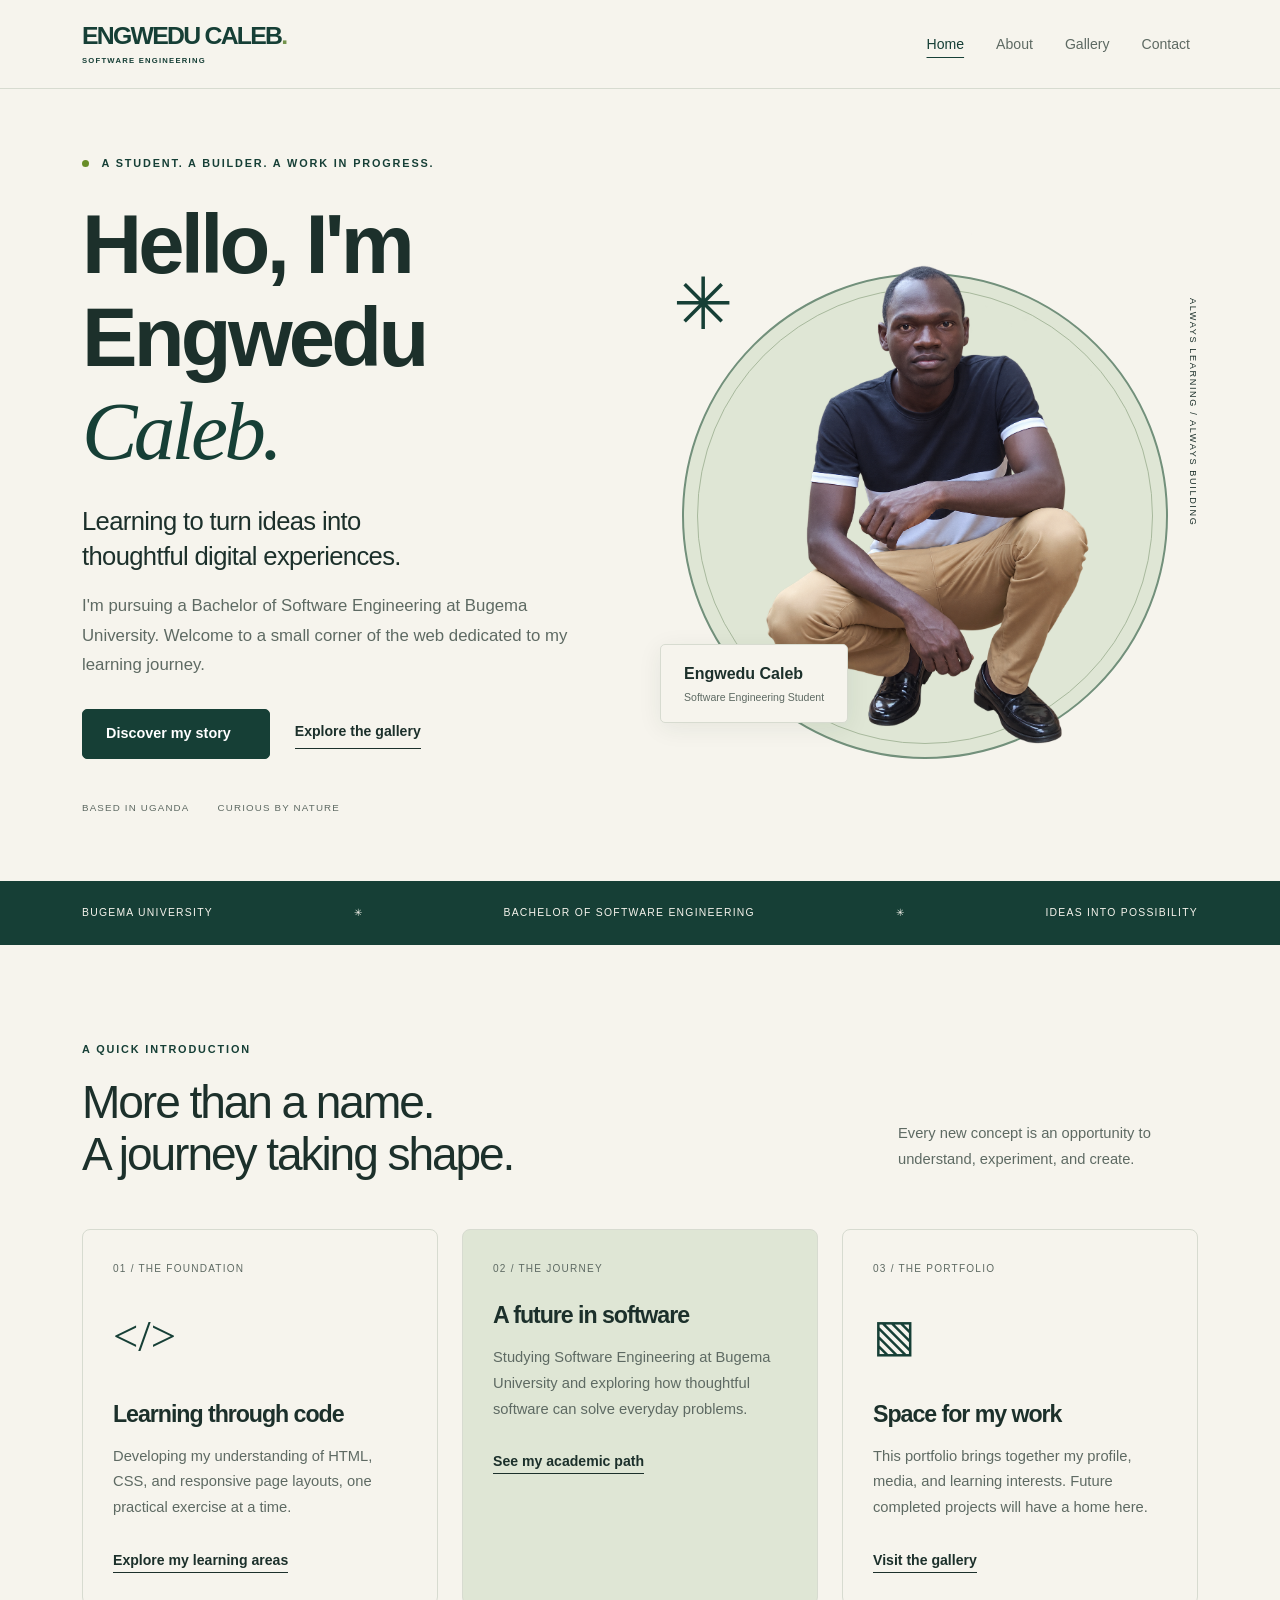
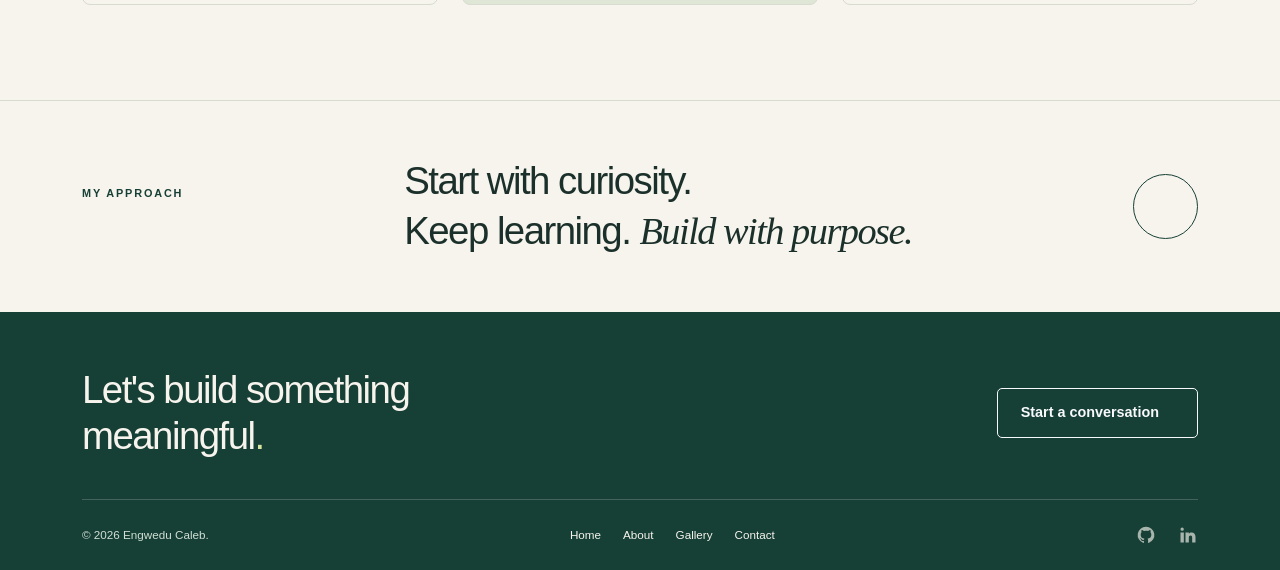
<file: index.html>
<!DOCTYPE html>
<html lang="en">
<head>
    <meta charset="UTF-8">
    <meta name="viewport" content="width=device-width, initial-scale=1.0">
    <meta name="description" content="Engwedu Caleb, Bachelor of Software Engineering student at Bugema University. Explore my learning journey, interests, and portfolio.">
    <meta name="theme-color" content="#163f36">
    <title>Home | Engwedu Caleb</title>
    <link rel="icon" href="assets/images/favicon.svg" type="image/svg+xml">
    <link rel="stylesheet" href="assets/vendor/bootstrap.min.css">
    <link rel="stylesheet" href="assets/css/style.css">
    <script src="assets/vendor/bootstrap.bundle.min.js" defer></script>
    <script src="assets/js/main.js" defer></script>
</head>
<body>
    <a class="skip-link" href="#main">Skip to main content</a>
    <header class="site-header sticky-top">
        <nav class="navbar navbar-expand-md" aria-label="Main navigation">
            <div class="container">
                <a class="navbar-brand" href="index.html">ENGWEDU CALEB<span class="brand-dot">.</span><span class="brand-sub">SOFTWARE ENGINEERING</span></a>
                <button class="navbar-toggler" type="button" data-bs-toggle="collapse" data-bs-target="#navigation" aria-controls="navigation" aria-expanded="false" aria-label="Toggle navigation">
                    <span class="navbar-toggler-icon"></span>
                </button>
                <div class="collapse navbar-collapse" id="navigation">
                    <ul class="navbar-nav ms-auto align-items-md-center gap-md-3">
                    <li class="nav-item">
                        <a class="nav-link active" href="index.html" aria-current="page">Home</a>
                    </li>
                    <li class="nav-item">
                        <a class="nav-link " href="about.html">About</a>
                    </li>
                    <li class="nav-item">
                        <a class="nav-link " href="gallery.html">Gallery</a>
                    </li>
                    <li class="nav-item">
                        <a class="nav-link " href="contact.html">Contact</a>
                    </li>
                    </ul>
                </div>
            </div>
        </nav>
    </header>
    <main id="main">
        <section class="hero section-space">
            <div class="container">
                <div class="row align-items-center gy-5">
                    <div class="col-lg-6 hero-copy">
                        <p class="eyebrow"><span class="status-dot"></span> A STUDENT. A BUILDER. A WORK IN PROGRESS.</p>
                        <h1>Hello, I'm<br>Engwedu <span class="serif-word">Caleb.</span></h1>
                        <p class="hero-intro">Learning to turn ideas into<br class="d-none d-md-block"> thoughtful digital experiences.</p>
                        <p class="lead-copy">I'm pursuing a Bachelor of Software Engineering at Bugema University. Welcome to a small corner of the web dedicated to my learning journey.</p>
                        <div class="button-group">
                            <a class="btn btn-primary" href="about.html">Discover my story <span aria-hidden="true"></span></a>
                            <a class="text-link" href="gallery.html">Explore the gallery <span aria-hidden="true"></span></a>
                        </div>
                        <div class="hero-meta">
                            <span>BASED IN UGANDA</span>
                            <span>CURIOUS BY NATURE</span>
                        </div>
                    </div>
                    <div class="col-lg-6">
                        <!-- The circle is behind the transparent photo. The photo is not clipped at the top. -->
                        <div class="portrait-stage">
                            <div class="portrait-circle" aria-hidden="true"></div>
                            <span class="portrait-small-text" aria-hidden="true">ALWAYS LEARNING / ALWAYS BUILDING</span>
                            <img class="hero-portrait" src="assets/images/caleb.png" alt="Engwedu Caleb seated, wearing a navy shirt and beige trousers" width="990" height="1561" fetchpriority="high">
                            <span class="portrait-label">Engwedu Caleb <span>Software Engineering Student</span></span>
                            <span class="portrait-spark" aria-hidden="true">✳</span>
                        </div>
                    </div>
                </div>
            </div>
        </section>
        <div class="identity-strip">
            <div class="container strip-content">
                <span>BUGEMA UNIVERSITY</span>
                <span aria-hidden="true">✳</span>
                <span>BACHELOR OF SOFTWARE ENGINEERING</span>
                <span aria-hidden="true">✳</span>
                <span>IDEAS INTO POSSIBILITY</span>
            </div>
        </div>
        <section class="section-space">
            <div class="container">
                <div class="section-heading">
                    <div>
                        <p class="eyebrow">A QUICK INTRODUCTION</p>
                        <h2>More than a name.<br>A journey taking shape.</h2>
                    </div>
                    <p>Every new concept is an opportunity to understand, experiment, and create.</p>
                </div>
                <div class="row g-4">
                    <div class="col-md-4">
                        <article class="feature-card">
                            <span class="card-number">01 / THE FOUNDATION</span>
                            <span class="feature-symbol" aria-hidden="true">&lt;/&gt;</span>
                            <h3>Learning through code</h3>
                            <p>Developing my understanding of HTML, CSS, and responsive page layouts, one practical exercise at a time.</p>
                            <a class="text-link" href="about.html#skills">Explore my learning areas</a>
                        </article>
                    </div>
                    <div class="col-md-4">
                        <article class="feature-card accent-card">
                            <span class="card-number">02 / THE JOURNEY</span>
                            <span class="feature-symbol" aria-hidden="true"></span>
                            <h3>A future in software</h3>
                            <p>Studying Software Engineering at Bugema University and exploring how thoughtful software can solve everyday problems.</p>
                            <a class="text-link" href="about.html#education">See my academic path</a>
                        </article>
                    </div>
                    <div class="col-md-4">
                        <article class="feature-card">
                            <span class="card-number">03 / THE PORTFOLIO</span>
                            <span class="feature-symbol" aria-hidden="true">▧</span>
                            <h3>Space for my work</h3>
                            <p>This portfolio brings together my profile, media, and learning interests. Future completed projects will have a home here.</p>
                            <a class="text-link" href="gallery.html">Visit the gallery</a>
                        </article>
                    </div>
                </div>
            </div>
        </section>
        <section class="note-section">
            <div class="container note-layout">
                <span class="eyebrow">MY APPROACH</span>
                <p>Start with curiosity.<br>Keep learning. <em>Build with purpose.</em></p>
                <a class="round-link" href="about.html" aria-label="Read more about Caleb"></a>
            </div>
        </section>
    </main>
    <footer class="site-footer">
        <div class="container">
            <div class="footer-top">
                <a class="footer-brand" href="index.html">Let's build something meaningful<span>.</span></a>
                <a class="btn btn-outline-light" href="contact.html">Start a conversation <span aria-hidden="true"></span></a>
            </div>
            <div class="footer-bottom">
                <p>&copy; 2026 Engwedu Caleb.</p>
                <nav class="footer-links" aria-label="Footer navigation">
                <a href="index.html">Home</a>
                <a href="about.html">About</a>
                <a href="gallery.html">Gallery</a>
                <a href="contact.html">Contact</a>
                </nav>
                <div class="social-links" aria-label="Professional profiles awaiting setup">
                    <span class="social-pending" title="GitHub profile to be added"><svg viewBox="0 0 24 24" aria-hidden="true"><path d="M12 2a10 10 0 0 0-3.16 19.49c.5.09.68-.22.68-.48v-1.86c-2.78.6-3.37-1.18-3.37-1.18-.45-1.16-1.11-1.47-1.11-1.47-.91-.62.07-.61.07-.61 1 .07 1.53 1.03 1.53 1.03.89 1.53 2.34 1.09 2.91.83.09-.65.35-1.09.64-1.34-2.22-.25-4.56-1.11-4.56-4.95 0-1.09.39-1.98 1.03-2.68-.1-.25-.45-1.27.1-2.65 0 0 .84-.27 2.75 1.02A9.6 9.6 0 0 1 12 6.81c.85 0 1.71.11 2.51.34 1.91-1.29 2.75-1.02 2.75-1.02.55 1.38.2 2.4.1 2.65.64.7 1.03 1.59 1.03 2.68 0 3.85-2.34 4.7-4.57 4.95.36.31.68.92.68 1.85v2.75c0 .27.18.58.69.48A10 10 0 0 0 12 2Z"/></svg><span class="visually-hidden">GitHub profile to be added</span></span>
                    <span class="social-pending" title="LinkedIn profile to be added"><svg viewBox="0 0 24 24" aria-hidden="true"><path d="M5 3a2 2 0 1 0 0 4 2 2 0 0 0 0-4ZM3 9h4v12H3V9Zm6 0h4v1.64C13.7 9.5 14.8 9 16.2 9c3.2 0 4.8 2 4.8 5.5V21h-4v-6c0-1.7-.6-2.5-1.9-2.5-1.4 0-2.1 1-2.1 2.5v6H9V9Z"/></svg><span class="visually-hidden">LinkedIn profile to be added</span></span>
                </div>
            </div>
        </div>
    </footer>
</body>
</html>
</file>
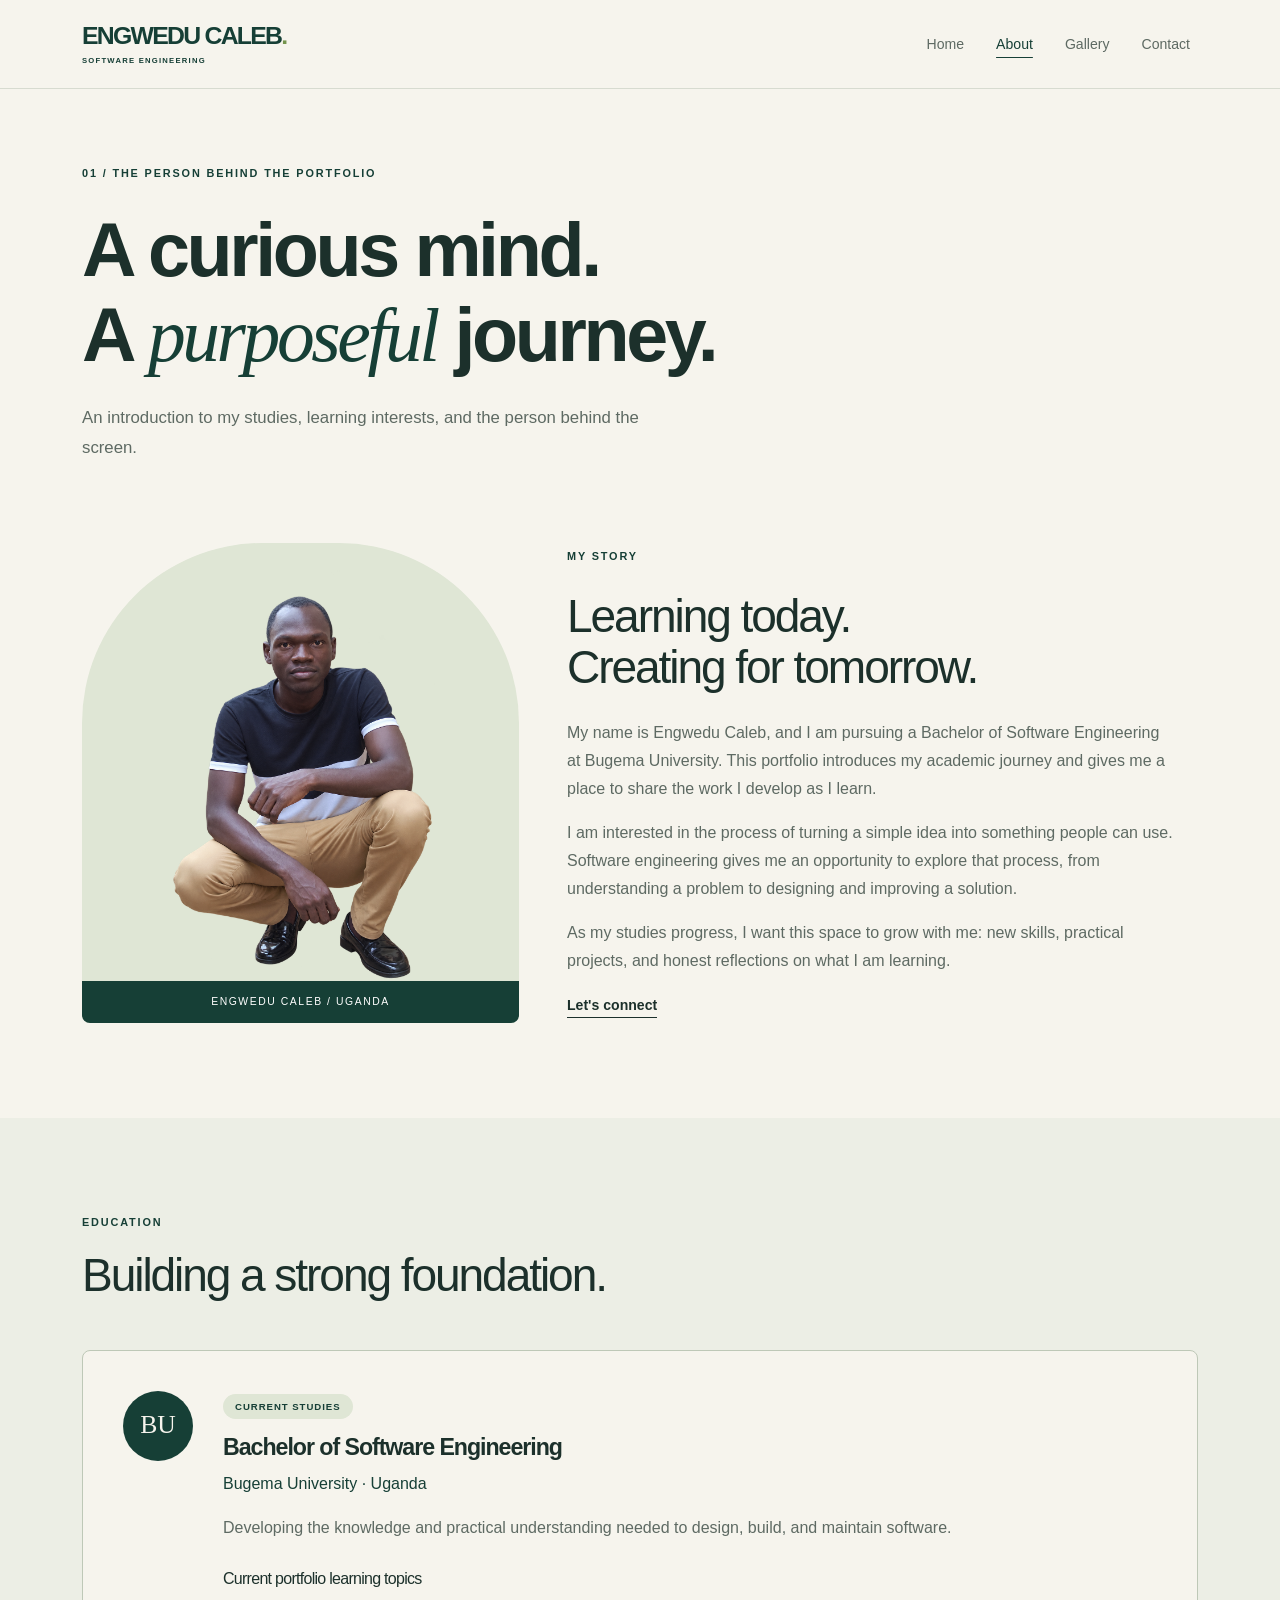
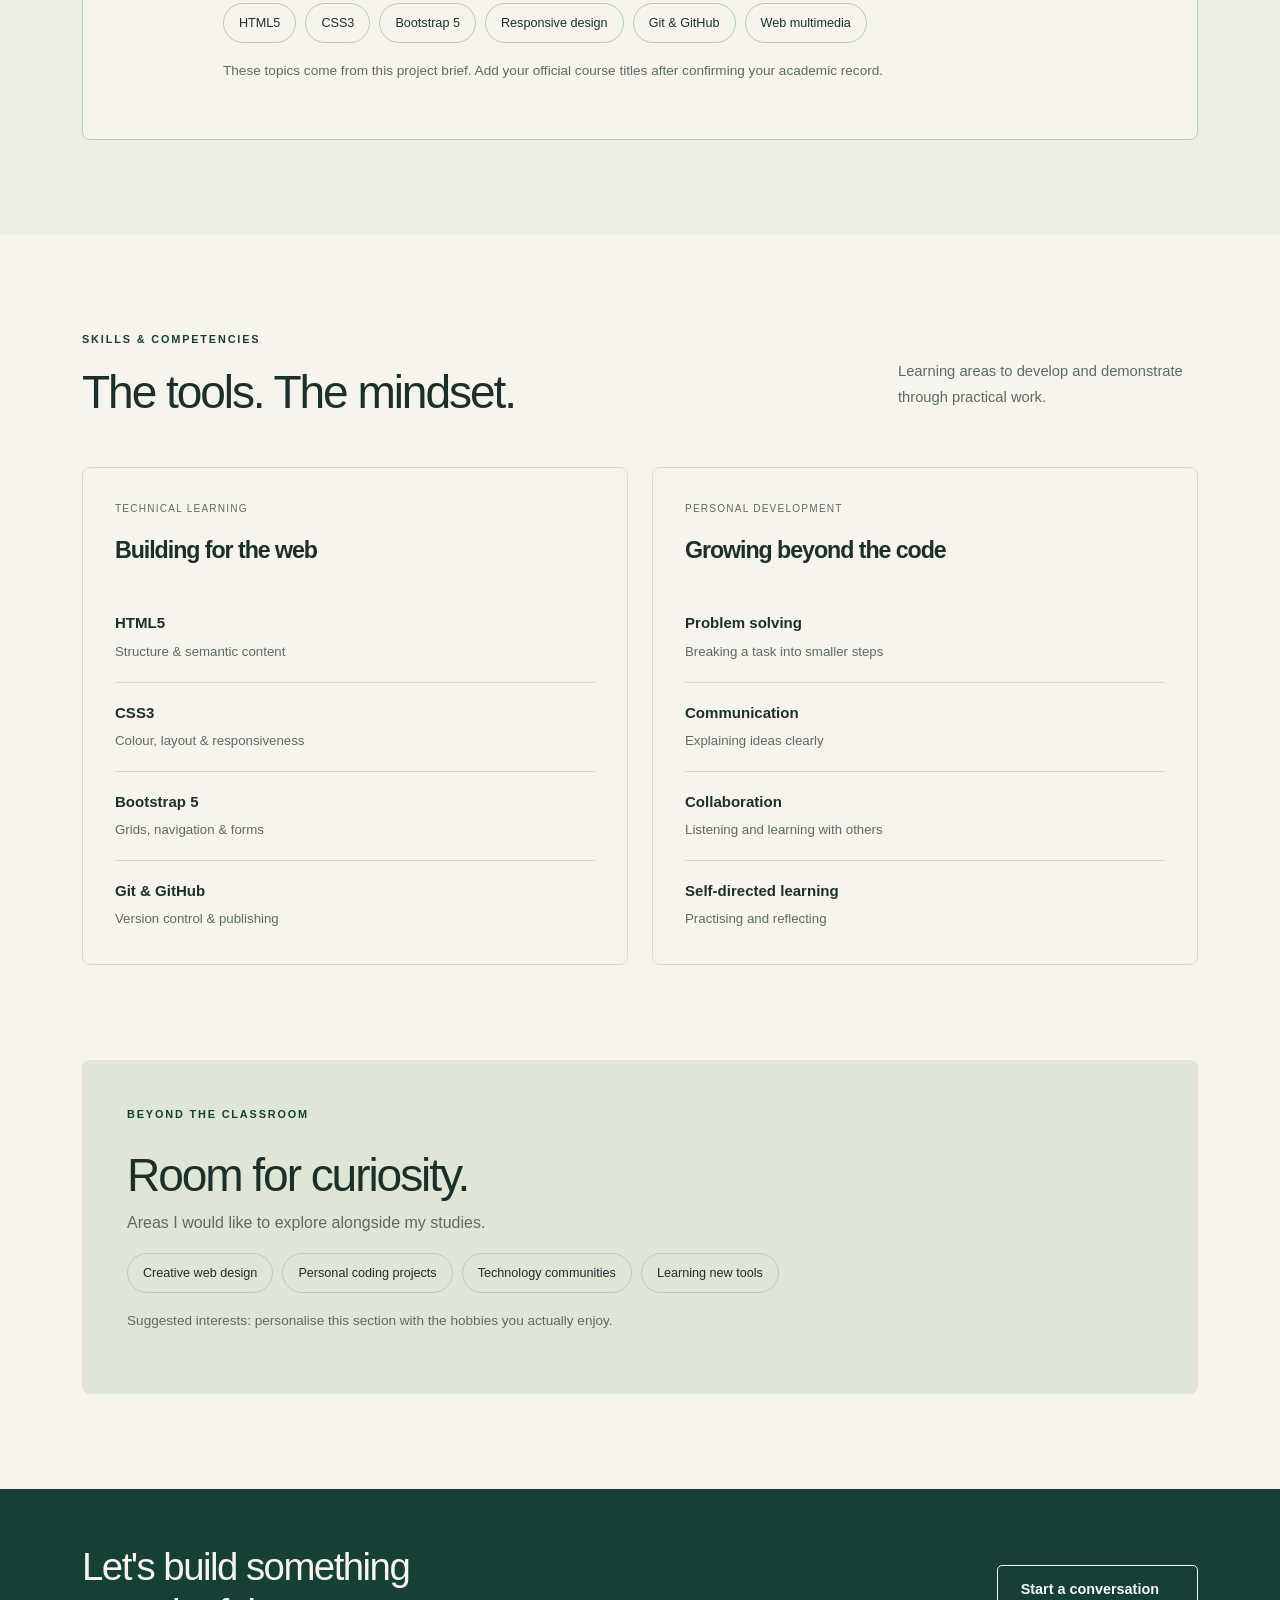
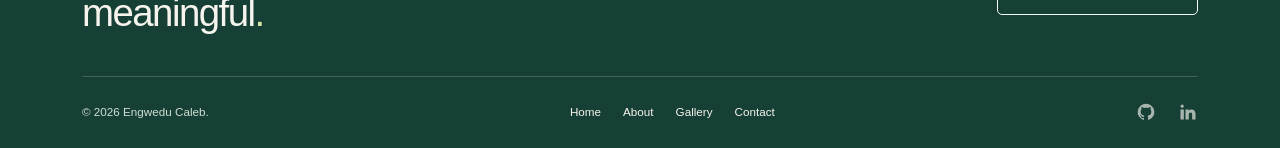
<file: about.html>
<!DOCTYPE html>
<html lang="en">
<head>
    <meta charset="UTF-8">
    <meta name="viewport" content="width=device-width, initial-scale=1.0">
    <meta name="description" content="Engwedu Caleb, Bachelor of Software Engineering student at Bugema University. Explore my learning journey, interests, and portfolio.">
    <meta name="theme-color" content="#163f36">
    <title>About | Engwedu Caleb</title>
    <link rel="icon" href="assets/images/favicon.svg" type="image/svg+xml">
    <link rel="stylesheet" href="assets/vendor/bootstrap.min.css">
    <link rel="stylesheet" href="assets/css/style.css">
    <script src="assets/vendor/bootstrap.bundle.min.js" defer></script>
    <script src="assets/js/main.js" defer></script>
</head>
<body>
    <a class="skip-link" href="#main">Skip to main content</a>
    <header class="site-header sticky-top">
        <nav class="navbar navbar-expand-md" aria-label="Main navigation">
            <div class="container">
                <a class="navbar-brand" href="index.html">ENGWEDU CALEB<span class="brand-dot">.</span><span class="brand-sub">SOFTWARE ENGINEERING</span></a>
                <button class="navbar-toggler" type="button" data-bs-toggle="collapse" data-bs-target="#navigation" aria-controls="navigation" aria-expanded="false" aria-label="Toggle navigation">
                    <span class="navbar-toggler-icon"></span>
                </button>
                <div class="collapse navbar-collapse" id="navigation">
                    <ul class="navbar-nav ms-auto align-items-md-center gap-md-3">
                    <li class="nav-item">
                        <a class="nav-link " href="index.html">Home</a>
                    </li>
                    <li class="nav-item">
                        <a class="nav-link active" href="about.html" aria-current="page">About</a>
                    </li>
                    <li class="nav-item">
                        <a class="nav-link " href="gallery.html">Gallery</a>
                    </li>
                    <li class="nav-item">
                        <a class="nav-link " href="contact.html">Contact</a>
                    </li>
                    </ul>
                </div>
            </div>
        </nav>
    </header>
    <main id="main">
        <section class="page-heading container">
            <p class="eyebrow">01 / THE PERSON BEHIND THE PORTFOLIO</p>
            <h1>A curious mind.<br>A <span class="serif-word">purposeful</span> journey.</h1>
            <p class="lead-copy">An introduction to my studies, learning interests, and the person behind the screen.</p>
        </section>
        <section class="container section-bottom">
            <div class="row g-5 align-items-center">
                <div class="col-md-5">
                    <div class="about-photo">
                        <img src="assets/images/caleb.png" alt="Portrait of Engwedu Caleb" width="990" height="1561">
                        <span>ENGWEDU CALEB / UGANDA</span>
                    </div>
                </div>
                <div class="col-md-7 biography">
                    <p class="eyebrow">MY STORY</p>
                    <h2>Learning today.<br>Creating for tomorrow.</h2>
                    <p>My name is Engwedu Caleb, and I am pursuing a Bachelor of Software Engineering at Bugema University. This portfolio introduces my academic journey and gives me a place to share the work I develop as I learn.</p>
                    <p>I am interested in the process of turning a simple idea into something people can use. Software engineering gives me an opportunity to explore that process, from understanding a problem to designing and improving a solution.</p>
                    <p>As my studies progress, I want this space to grow with me: new skills, practical projects, and honest reflections on what I am learning.</p>
                    <a class="text-link" href="contact.html">Let's connect</a>
                </div>
            </div>
        </section>
        <section class="muted-section section-space" id="education">
            <div class="container">
                <div class="section-heading">
                    <div>
                        <p class="eyebrow">EDUCATION</p>
                        <h2>Building a strong foundation.</h2>
                    </div>
                </div>
                <article class="education-card">
                    <div class="education-marker" aria-hidden="true">BU</div>
                    <div>
                        <span class="badge rounded-pill study-badge">CURRENT STUDIES</span>
                        <h3>Bachelor of Software Engineering</h3>
                        <p class="institution">Bugema University · Uganda</p>
                        <p>Developing the knowledge and practical understanding needed to design, build, and maintain software.</p>
                        <h4 class="small-heading">Current portfolio learning topics</h4>
                        <div class="skill-tags">
                            <span>HTML5</span>
                            <span>CSS3</span>
                            <span>Bootstrap 5</span>
                            <span>Responsive design</span>
                            <span>Git &amp; GitHub</span>
                            <span>Web multimedia</span>
                        </div>
                        <p class="small-note mt-3">These topics come from this project brief. Add your official course titles after confirming your academic record.</p>
                    </div>
                </article>
            </div>
        </section>
        <section class="section-space" id="skills">
            <div class="container">
                <div class="section-heading">
                    <div>
                        <p class="eyebrow">SKILLS &amp; COMPETENCIES</p>
                        <h2>The tools. The mindset.</h2>
                    </div>
                    <p>Learning areas to develop and demonstrate through practical work.</p>
                </div>
                <div class="row g-4">
                    <div class="col-md-6">
                        <article class="skill-panel">
                            <span class="card-number">TECHNICAL LEARNING</span>
                            <h3>Building for the web</h3>
                            <ul class="clean-list">
                                <li><strong>HTML5</strong><span>Structure &amp; semantic content</span></li>
                                <li><strong>CSS3</strong><span>Colour, layout &amp; responsiveness</span></li>
                                <li><strong>Bootstrap 5</strong><span>Grids, navigation &amp; forms</span></li>
                                <li><strong>Git &amp; GitHub</strong><span>Version control &amp; publishing</span></li>
                            </ul>
                        </article>
                    </div>
                    <div class="col-md-6">
                        <article class="skill-panel">
                            <span class="card-number">PERSONAL DEVELOPMENT</span>
                            <h3>Growing beyond the code</h3>
                            <ul class="clean-list">
                                <li><strong>Problem solving</strong><span>Breaking a task into smaller steps</span></li>
                                <li><strong>Communication</strong><span>Explaining ideas clearly</span></li>
                                <li><strong>Collaboration</strong><span>Listening and learning with others</span></li>
                                <li><strong>Self-directed learning</strong><span>Practising and reflecting</span></li>
                            </ul>
                        </article>
                    </div>
                </div>
            </div>
        </section>
        <section class="container section-bottom">
            <div class="interests-panel">
                <p class="eyebrow">BEYOND THE CLASSROOM</p>
                <h2>Room for curiosity.</h2>
                <p>Areas I would like to explore alongside my studies.</p>
                <div class="skill-tags">
                    <span>Creative web design</span>
                    <span>Personal coding projects</span>
                    <span>Technology communities</span>
                    <span>Learning new tools</span>
                </div>
                <p class="small-note mt-3">Suggested interests: personalise this section with the hobbies you actually enjoy.</p>
            </div>
        </section>
    </main>
    <footer class="site-footer">
        <div class="container">
            <div class="footer-top">
                <a class="footer-brand" href="index.html">Let's build something meaningful<span>.</span></a>
                <a class="btn btn-outline-light" href="contact.html">Start a conversation<span aria-hidden="true"></span></a>
            </div>
            <div class="footer-bottom">
                <p>&copy; 2026 Engwedu Caleb.</p>
                <nav class="footer-links" aria-label="Footer navigation">
                <a href="index.html">Home</a>
                <a href="about.html">About</a>
                <a href="gallery.html">Gallery</a>
                <a href="contact.html">Contact</a>
                </nav>
                <div class="social-links" aria-label="Professional profiles awaiting setup">
                    <span class="social-pending" title="GitHub profile to be added"><svg viewBox="0 0 24 24" aria-hidden="true"><path d="M12 2a10 10 0 0 0-3.16 19.49c.5.09.68-.22.68-.48v-1.86c-2.78.6-3.37-1.18-3.37-1.18-.45-1.16-1.11-1.47-1.11-1.47-.91-.62.07-.61.07-.61 1 .07 1.53 1.03 1.53 1.03.89 1.53 2.34 1.09 2.91.83.09-.65.35-1.09.64-1.34-2.22-.25-4.56-1.11-4.56-4.95 0-1.09.39-1.98 1.03-2.68-.1-.25-.45-1.27.1-2.65 0 0 .84-.27 2.75 1.02A9.6 9.6 0 0 1 12 6.81c.85 0 1.71.11 2.51.34 1.91-1.29 2.75-1.02 2.75-1.02.55 1.38.2 2.4.1 2.65.64.7 1.03 1.59 1.03 2.68 0 3.85-2.34 4.7-4.57 4.95.36.31.68.92.68 1.85v2.75c0 .27.18.58.69.48A10 10 0 0 0 12 2Z"/></svg><span class="visually-hidden">GitHub profile to be added</span></span>
                    <span class="social-pending" title="LinkedIn profile to be added"><svg viewBox="0 0 24 24" aria-hidden="true"><path d="M5 3a2 2 0 1 0 0 4 2 2 0 0 0 0-4ZM3 9h4v12H3V9Zm6 0h4v1.64C13.7 9.5 14.8 9 16.2 9c3.2 0 4.8 2 4.8 5.5V21h-4v-6c0-1.7-.6-2.5-1.9-2.5-1.4 0-2.1 1-2.1 2.5v6H9V9Z"/></svg><span class="visually-hidden">LinkedIn profile to be added</span></span>
                </div>
            </div>
        </div>
    </footer>
</body>
</html>
</file>
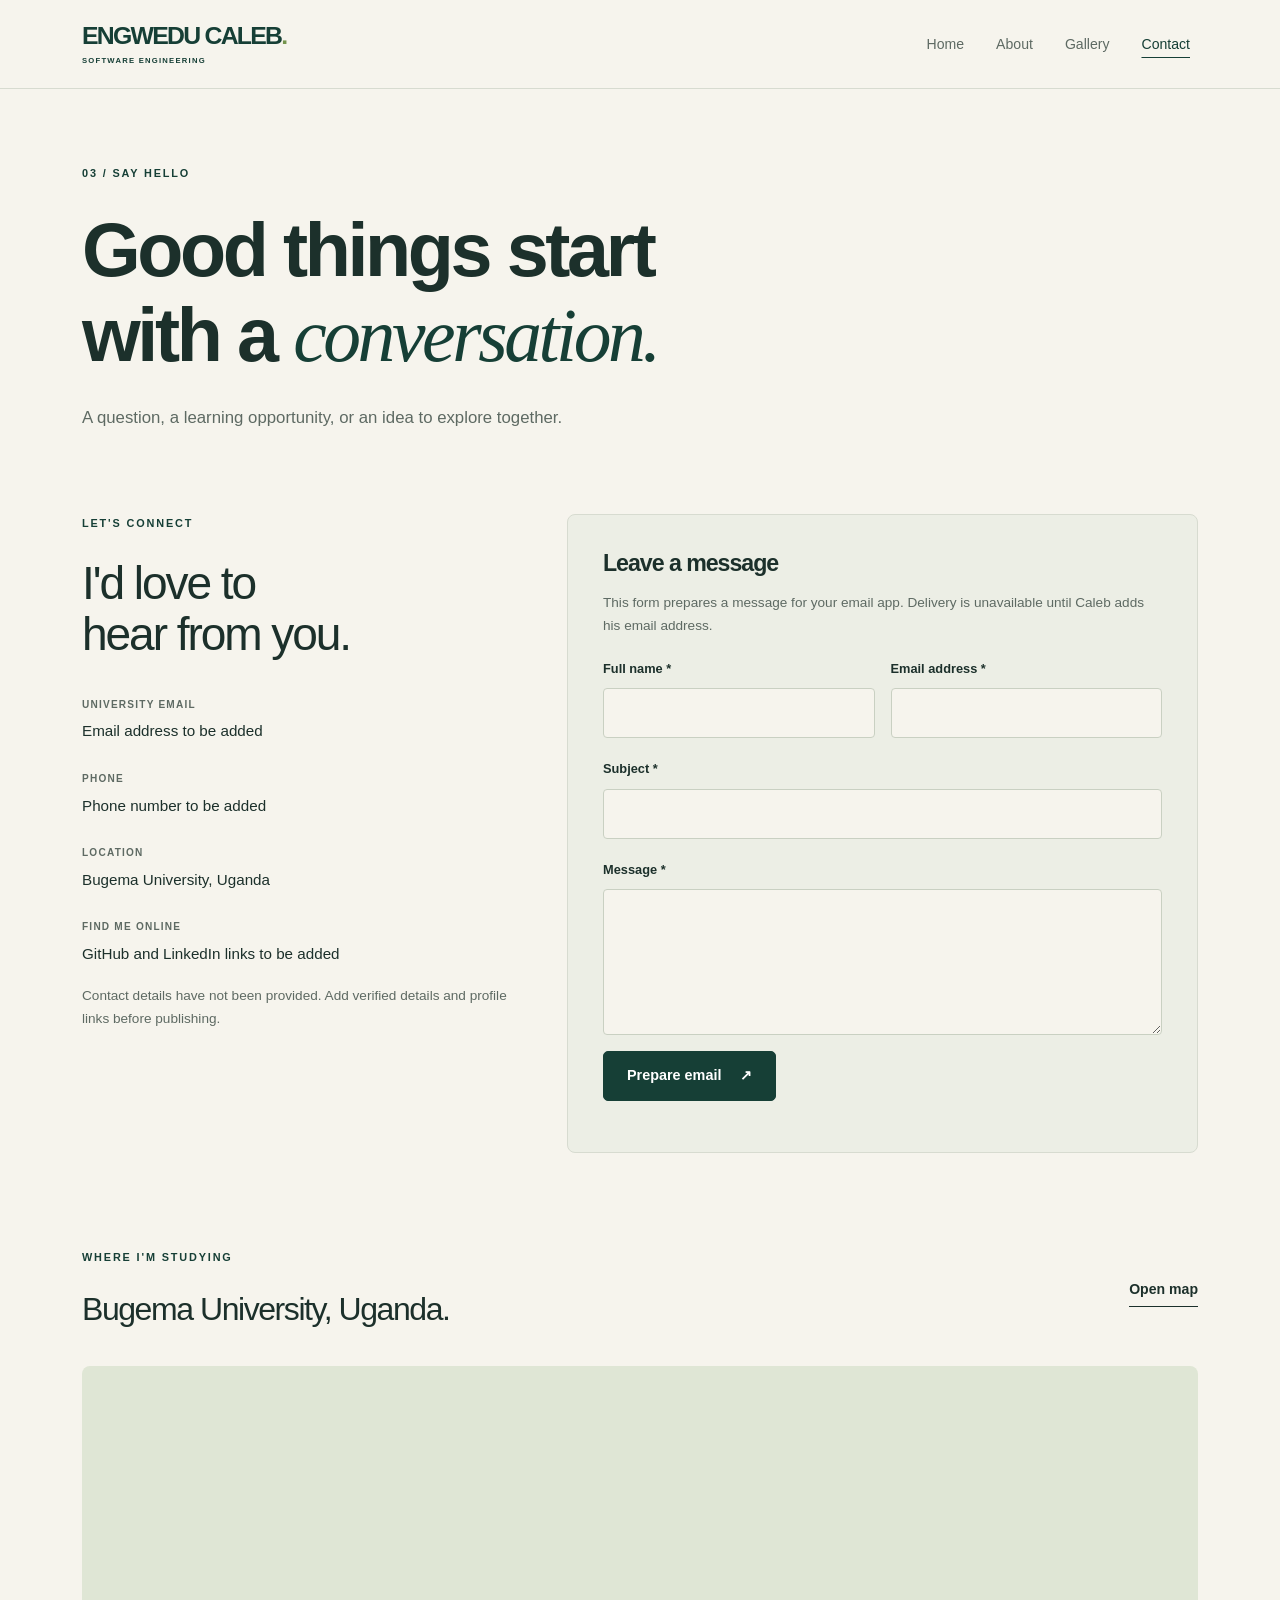
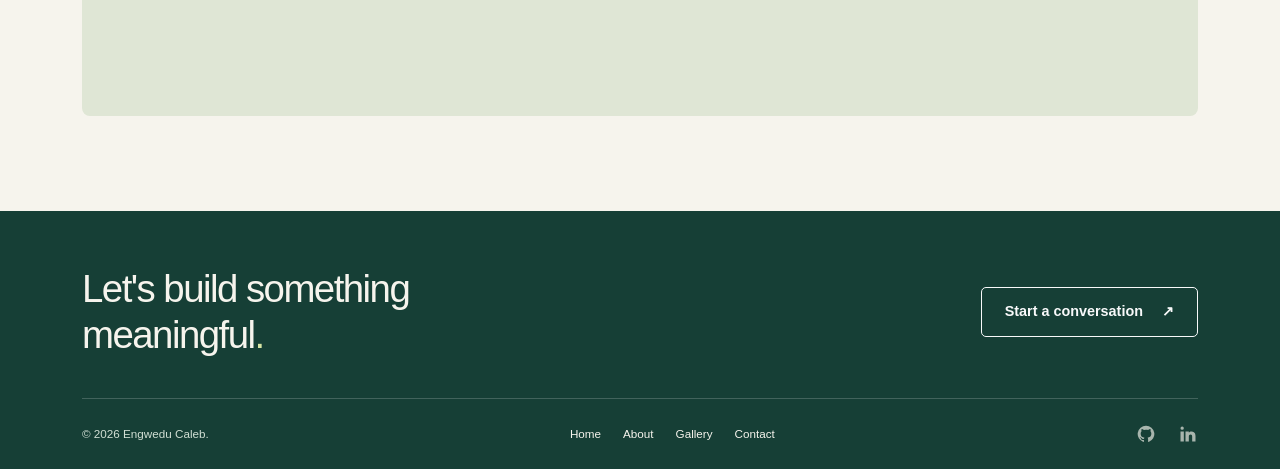
<file: contact.html>
<!DOCTYPE html>
<html lang="en">
<head>
    <meta charset="UTF-8">
    <meta name="viewport" content="width=device-width, initial-scale=1.0">
    <meta name="description" content="Engwedu Caleb, Bachelor of Software Engineering student at Bugema University. Explore my learning journey, interests, and portfolio.">
    <meta name="theme-color" content="#163f36">
    <title>Contact | Engwedu Caleb</title>
    <link rel="icon" href="assets/images/favicon.svg" type="image/svg+xml">
    <link rel="stylesheet" href="assets/vendor/bootstrap.min.css">
    <link rel="stylesheet" href="assets/css/style.css">
    <script src="assets/vendor/bootstrap.bundle.min.js" defer></script>
    <script src="assets/js/main.js" defer></script>
</head>
<body>
    <a class="skip-link" href="#main">Skip to main content</a>
    <header class="site-header sticky-top">
        <nav class="navbar navbar-expand-md" aria-label="Main navigation">
            <div class="container">
                <a class="navbar-brand" href="index.html">ENGWEDU CALEB<span class="brand-dot">.</span><span class="brand-sub">SOFTWARE ENGINEERING</span></a>
                <button class="navbar-toggler" type="button" data-bs-toggle="collapse" data-bs-target="#navigation" aria-controls="navigation" aria-expanded="false" aria-label="Toggle navigation">
                    <span class="navbar-toggler-icon"></span>
                </button>
                <div class="collapse navbar-collapse" id="navigation">
                    <ul class="navbar-nav ms-auto align-items-md-center gap-md-3">
                    <li class="nav-item">
                        <a class="nav-link " href="index.html">Home</a>
                    </li>
                    <li class="nav-item">
                        <a class="nav-link " href="about.html">About</a>
                    </li>
                    <li class="nav-item">
                        <a class="nav-link " href="gallery.html">Gallery</a>
                    </li>
                    <li class="nav-item">
                        <a class="nav-link active" href="contact.html" aria-current="page">Contact</a>
                    </li>
                    </ul>
                </div>
            </div>
        </nav>
    </header>
    <main id="main">
        <section class="page-heading container">
            <p class="eyebrow">03 / SAY HELLO</p>
            <h1>Good things start<br>with a <span class="serif-word">conversation.</span></h1>
            <p class="lead-copy">A question, a learning opportunity, or an idea to explore together.</p>
        </section>
        <section class="container section-bottom">
            <div class="row g-5">
                <div class="col-lg-5 contact-info">
                    <p class="eyebrow">LET'S CONNECT</p>
                    <h2>I'd love to<br>hear from you.</h2>
                    <dl class="contact-details">
                        <dt>UNIVERSITY EMAIL</dt>
                        <dd>Email address to be added</dd>
                        <dt>PHONE</dt>
                        <dd>Phone number to be added</dd>
                        <dt>LOCATION</dt>
                        <dd>Bugema University, Uganda</dd>
                        <dt>FIND ME ONLINE</dt>
                        <dd>GitHub and LinkedIn links to be added</dd>
                    </dl>
                    <p class="small-note">Contact details have not been provided. Add verified details and profile links before publishing.</p>
                </div>
                <div class="col-lg-7">
                    <form class="contact-form" id="contact-form">
                        <h3>Leave a message</h3>
                        <p class="small-note" id="form-help">This form prepares a message for your email app. Delivery is unavailable until Caleb adds his email address.</p>
                        <div class="row g-3">
                            <div class="col-md-6">
                                <label class="form-label" for="full-name">Full name <span aria-hidden="true">*</span></label>
                                <input class="form-control" type="text" id="full-name" name="name" autocomplete="name" maxlength="100" required>
                            </div>
                            <div class="col-md-6">
                                <label class="form-label" for="email">Email address <span aria-hidden="true">*</span></label>
                                <input class="form-control" type="email" id="email" name="email" autocomplete="email" maxlength="254" required>
                            </div>
                            <div class="col-12">
                                <label class="form-label" for="subject">Subject <span aria-hidden="true">*</span></label>
                                <input class="form-control" type="text" id="subject" name="subject" maxlength="150" required>
                            </div>
                            <div class="col-12">
                                <label class="form-label" for="message">Message <span aria-hidden="true">*</span></label>
                                <textarea class="form-control" id="message" name="message" rows="5" maxlength="5000" required></textarea>
                            </div>
                            <div class="col-12">
                                <button class="btn btn-primary" type="submit">Prepare email <span aria-hidden="true">↗</span></button>
                            </div>
                        </div>
                        <p class="form-status mt-3" id="form-status" role="status" aria-live="polite"></p>
                        <div id="message-preview" class="message-preview" hidden>
                            <label class="form-label" for="prepared-message">Your prepared message</label>
                            <textarea class="form-control" id="prepared-message" rows="6" readonly></textarea>
                            <button class="btn btn-outline-dark mt-3" id="copy-message" type="button">Copy message</button>
                        </div>
                        <noscript><p class="media-notice">Enable JavaScript to prepare a message. This static form does not send messages to a server.</p></noscript>
                    </form>
                </div>
            </div>
        </section>
        <section class="container section-bottom">
            <div class="map-heading">
                <div>
                    <p class="eyebrow">WHERE I'M STUDYING</p>
                    <h2>Bugema University, Uganda.</h2>
                </div>
                <a class="text-link" href="https://www.google.com/maps/search/?api=1&amp;query=Bugema+University+Uganda" target="_blank" rel="noopener noreferrer">Open map</a>
            </div>
            <iframe class="campus-map" title="Map showing Bugema University in Uganda" src="https://maps.google.com/maps?q=Bugema%20University%20Uganda&amp;output=embed" loading="lazy" referrerpolicy="no-referrer-when-downgrade" allowfullscreen></iframe>
        </section>
    </main>
    <footer class="site-footer">
        <div class="container">
            <div class="footer-top">
                <a class="footer-brand" href="index.html">Let's build something meaningful<span>.</span></a>
                <a class="btn btn-outline-light" href="contact.html">Start a conversation <span aria-hidden="true">↗</span></a>
            </div>
            <div class="footer-bottom">
                <p>&copy; 2026 Engwedu Caleb.</p>
                <nav class="footer-links" aria-label="Footer navigation">
                <a href="index.html">Home</a>
                <a href="about.html">About</a>
                <a href="gallery.html">Gallery</a>
                <a href="contact.html">Contact</a>
                </nav>
                <div class="social-links" aria-label="Professional profiles awaiting setup">
                    <span class="social-pending" title="GitHub profile to be added"><svg viewBox="0 0 24 24" aria-hidden="true"><path d="M12 2a10 10 0 0 0-3.16 19.49c.5.09.68-.22.68-.48v-1.86c-2.78.6-3.37-1.18-3.37-1.18-.45-1.16-1.11-1.47-1.11-1.47-.91-.62.07-.61.07-.61 1 .07 1.53 1.03 1.53 1.03.89 1.53 2.34 1.09 2.91.83.09-.65.35-1.09.64-1.34-2.22-.25-4.56-1.11-4.56-4.95 0-1.09.39-1.98 1.03-2.68-.1-.25-.45-1.27.1-2.65 0 0 .84-.27 2.75 1.02A9.6 9.6 0 0 1 12 6.81c.85 0 1.71.11 2.51.34 1.91-1.29 2.75-1.02 2.75-1.02.55 1.38.2 2.4.1 2.65.64.7 1.03 1.59 1.03 2.68 0 3.85-2.34 4.7-4.57 4.95.36.31.68.92.68 1.85v2.75c0 .27.18.58.69.48A10 10 0 0 0 12 2Z"/></svg><span class="visually-hidden">GitHub profile to be added</span></span>
                    <span class="social-pending" title="LinkedIn profile to be added"><svg viewBox="0 0 24 24" aria-hidden="true"><path d="M5 3a2 2 0 1 0 0 4 2 2 0 0 0 0-4ZM3 9h4v12H3V9Zm6 0h4v1.64C13.7 9.5 14.8 9 16.2 9c3.2 0 4.8 2 4.8 5.5V21h-4v-6c0-1.7-.6-2.5-1.9-2.5-1.4 0-2.1 1-2.1 2.5v6H9V9Z"/></svg><span class="visually-hidden">LinkedIn profile to be added</span></span>
                </div>
            </div>
        </div>
    </footer>
</body>
</html>
</file>
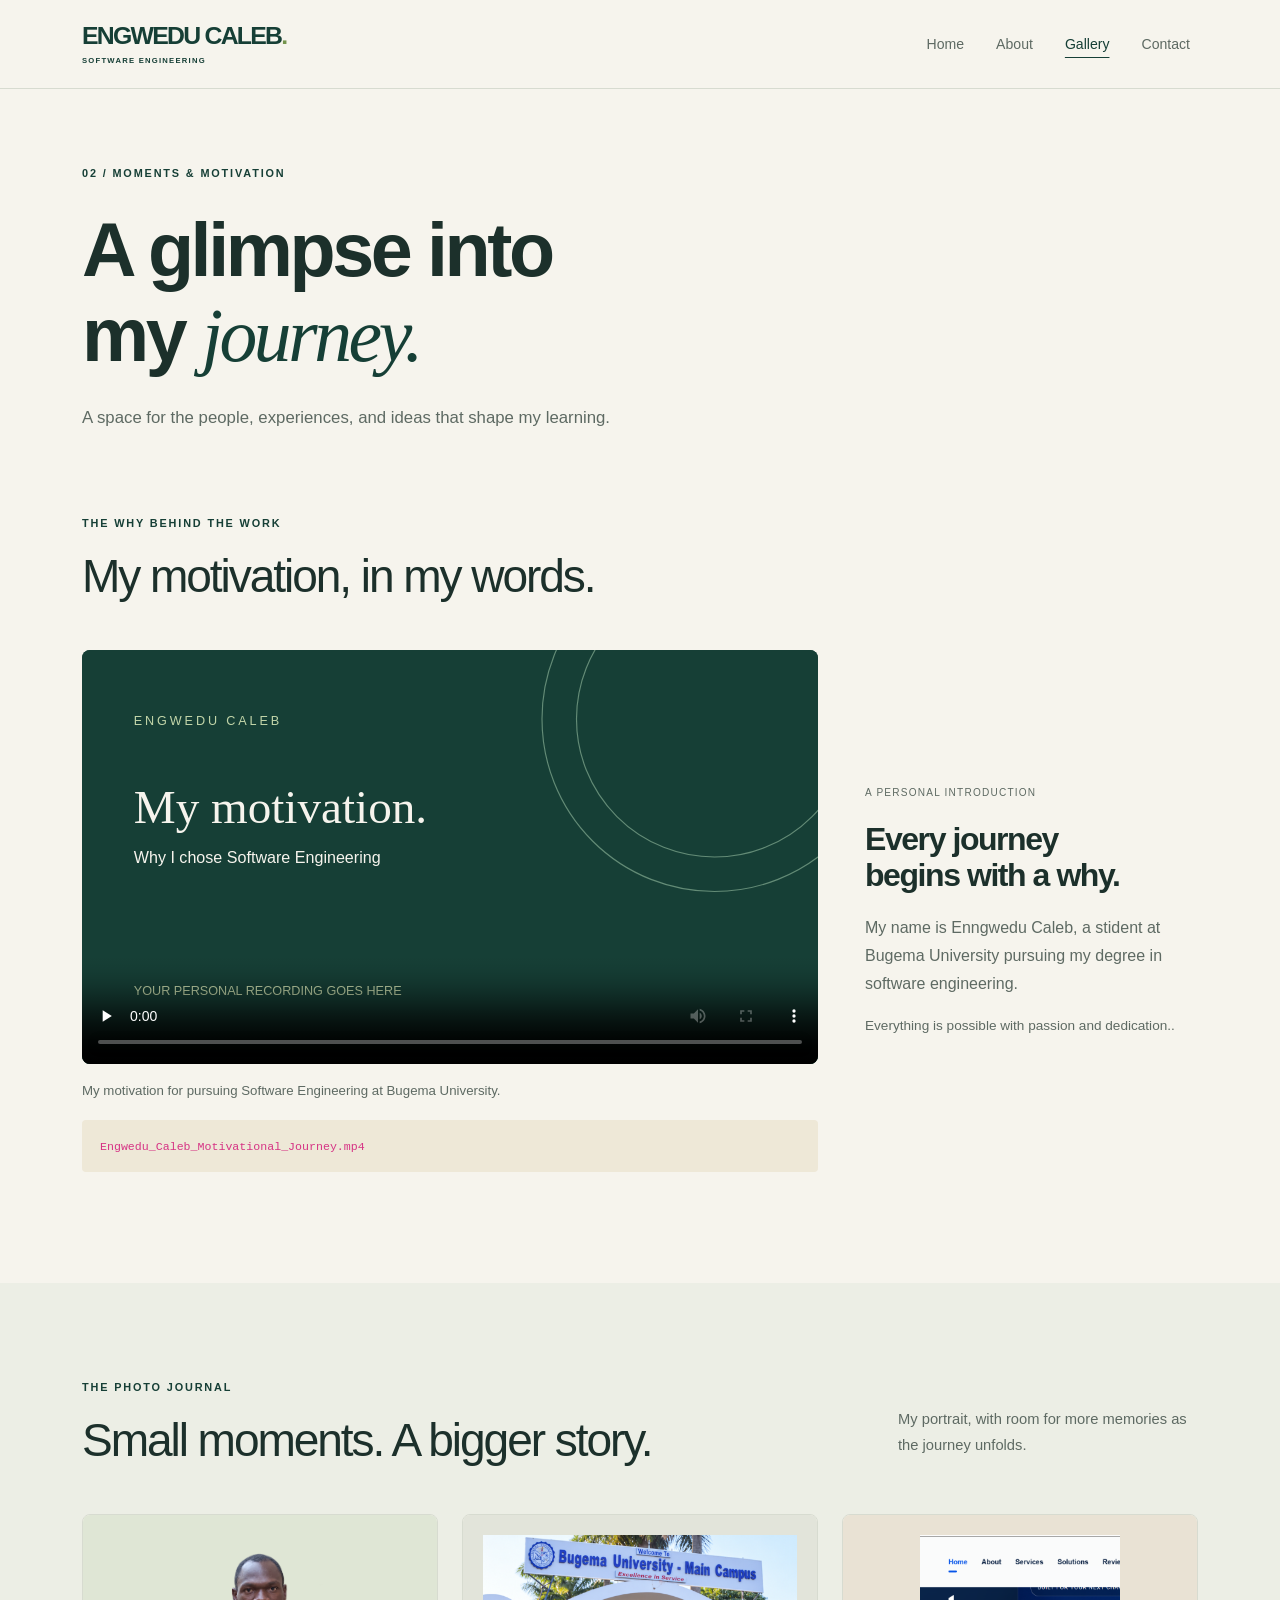
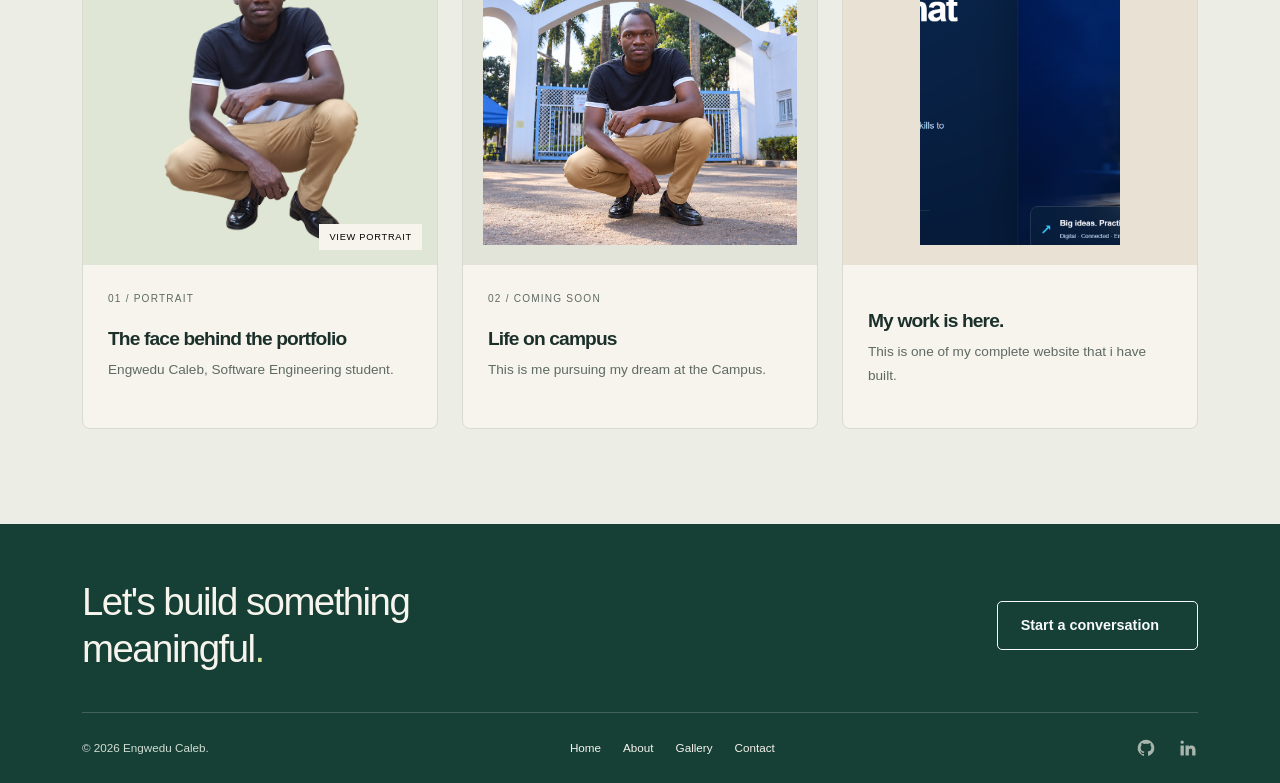
<file: gallery.html>
<!DOCTYPE html>
<html lang="en">
<head>
    <meta charset="UTF-8">
    <meta name="viewport" content="width=device-width, initial-scale=1.0">
    <meta name="description" content="Engwedu Caleb, Bachelor of Software Engineering student at Bugema University. Explore my learning journey, interests, and portfolio.">
    <meta name="theme-color" content="#163f36">
    <title>Gallery | Engwedu Caleb</title>
    <link rel="icon" href="assets/images/favicon.svg" type="image/svg+xml">
    <link rel="stylesheet" href="assets/vendor/bootstrap.min.css">
    <link rel="stylesheet" href="assets/css/style.css">
    <script src="assets/vendor/bootstrap.bundle.min.js" defer></script>
    <script src="assets/js/main.js" defer></script>
</head>
<body>
    <a class="skip-link" href="#main">Skip to main content</a>
    <header class="site-header sticky-top">
        <nav class="navbar navbar-expand-md" aria-label="Main navigation">
            <div class="container">
                <a class="navbar-brand" href="index.html">ENGWEDU CALEB<span class="brand-dot">.</span><span class="brand-sub">SOFTWARE ENGINEERING</span></a>
                <button class="navbar-toggler" type="button" data-bs-toggle="collapse" data-bs-target="#navigation" aria-controls="navigation" aria-expanded="false" aria-label="Toggle navigation">
                    <span class="navbar-toggler-icon"></span>
                </button>
                <div class="collapse navbar-collapse" id="navigation">
                    <ul class="navbar-nav ms-auto align-items-md-center gap-md-3">
                    <li class="nav-item">
                        <a class="nav-link " href="index.html">Home</a>
                    </li>
                    <li class="nav-item">
                        <a class="nav-link " href="about.html">About</a>
                    </li>
                    <li class="nav-item">
                        <a class="nav-link active" href="gallery.html" aria-current="page">Gallery</a>
                    </li>
                    <li class="nav-item">
                        <a class="nav-link " href="contact.html">Contact</a>
                    </li>
                    </ul>
                </div>
            </div>
        </nav>
    </header>
    <main id="main">
        <section class="page-heading container">
            <p class="eyebrow">02 / MOMENTS &amp; MOTIVATION</p>
            <h1>A glimpse into<br>my <span class="serif-word">journey.</span></h1>
            <p class="lead-copy">A space for the people, experiences, and ideas that shape my learning.</p>
        </section>
        <section class="container section-bottom" aria-labelledby="motivation-heading">
            <div class="section-heading">
                <div>
                    <p class="eyebrow">THE WHY BEHIND THE WORK</p>
                    <h2 id="motivation-heading">My motivation, in my words.</h2>
                </div>
            </div>
            <div class="row g-4 align-items-center">
                <div class="col-lg-8">
                    <figure class="video-frame">
                        <!-- Add your own recording at this exact path before submission. -->
                        <video controls preload="none" poster="assets/images/video-poster.svg" aria-label="Caleb's motivation for studying Software Engineering" aria-describedby="video-caption">
                            <source src="Engwedu_Caleb_Motivational_Journey.mp4" type="video/mp4">
                            Your browser does not support HTML5 video.
                        </video>
                        <figcaption id="video-caption">My motivation for pursuing Software Engineering at Bugema University.</figcaption>
                    </figure>
                    <p class="media-notice"><code>Engwedu_Caleb_Motivational_Journey.mp4</code></p>
                </div>
                <div class="col-lg-4 video-note">
                    <span class="card-number">A PERSONAL INTRODUCTION</span>
                    <h3>Every journey<br>begins with a why.</h3>
                    <p>My name is Enngwedu Caleb, a stident at Bugema University pursuing my degree in software engineering. 
                    </p>
                    <p class="small-note">Everything is possible with passion and dedication..</p>
                </div>
            </div>
        </section>
        <section class="muted-section section-space">
            <div class="container">
                <div class="section-heading">
                    <div>
                        <p class="eyebrow">THE PHOTO JOURNAL</p>
                        <h2>Small moments. A bigger story.</h2>
                    </div>
                    <p>My portrait, with room for more memories as the journey unfolds.</p>
                </div>
                <div class="row g-4">
                    <div class="col-sm-6 col-lg-4">
                        <figure class="gallery-card">
                            <button class="photo-button" type="button" data-bs-toggle="modal" data-bs-target="#portraitModal" aria-label="Enlarge Caleb's portrait">
                                <img src="assets/images/caleb.png" alt="Engwedu Caleb seated for his portfolio portrait" width="990" height="1561" loading="lazy">
                                <span class="enlarge-label">VIEW PORTRAIT</span>
                            </button>
                            <figcaption><span class="card-number">01 / PORTRAIT</span><h3>The face behind the portfolio</h3><p>Engwedu Caleb, Software Engineering student.</p></figcaption>
                        </figure>
                    </div>
                    <div class="col-sm-6 col-lg-4">
                        <figure class="gallery-card">
                            <div class="gallery-placeholder"><img src="Crouching man at Bugema University gate.png" alt=""><span aria-hidden="true"></span><p></p></div>

                            <figcaption><span class="card-number">02 / COMING SOON</span><h3>Life on campus</h3><p>This is me pursuing my dream at the Campus.</p></figcaption>
                        </figure>
                    </div>
                    <div class="col-sm-6 col-lg-4">
                        <figure class="gallery-card">
                            <div class="gallery-placeholder alternate"><img src="image.png" alt=""><span aria-hidden="true"></span><p></p></div>
                            <figcaption><span class="card-number"></span><h3>My work is here.</h3><p>This is one of my complete website that i have built.</p></figcaption>
                        </figure>
                    </div>
                </div>
            </div>
        </section>
        <div class="modal fade" id="portraitModal" tabindex="-1" aria-labelledby="portraitTitle" aria-hidden="true">
            <div class="modal-dialog modal-dialog-centered">
                <div class="modal-content">
                    <div class="modal-header">
                        <h2 class="modal-title fs-5" id="portraitTitle">Engwedu Caleb</h2>
                        <button type="button" class="btn-close" data-bs-dismiss="modal" aria-label="Close portrait"></button>
                    </div>
                    <div class="modal-body portrait-modal-body">
                        <img src="assets/images/caleb.png" alt="Full portrait of Engwedu Caleb" width="990" height="1561">
                    </div>
                </div>
            </div>
        </div>
    </main>
    <footer class="site-footer">
        <div class="container">
            <div class="footer-top">
                <a class="footer-brand" href="index.html">Let's build something meaningful<span>.</span></a>
                <a class="btn btn-outline-light" href="contact.html">Start a conversation <span aria-hidden="true"></span></a>
            </div>
            <div class="footer-bottom">
                <p>&copy; 2026 Engwedu Caleb.</p>
                <nav class="footer-links" aria-label="Footer navigation">
                <a href="index.html">Home</a>
                <a href="about.html">About</a>
                <a href="gallery.html">Gallery</a>
                <a href="contact.html">Contact</a>
                </nav>
                <div class="social-links" aria-label="Professional profiles awaiting setup">
                    <span class="social-pending" title="GitHub profile to be added"><svg viewBox="0 0 24 24" aria-hidden="true"><path d="M12 2a10 10 0 0 0-3.16 19.49c.5.09.68-.22.68-.48v-1.86c-2.78.6-3.37-1.18-3.37-1.18-.45-1.16-1.11-1.47-1.11-1.47-.91-.62.07-.61.07-.61 1 .07 1.53 1.03 1.53 1.03.89 1.53 2.34 1.09 2.91.83.09-.65.35-1.09.64-1.34-2.22-.25-4.56-1.11-4.56-4.95 0-1.09.39-1.98 1.03-2.68-.1-.25-.45-1.27.1-2.65 0 0 .84-.27 2.75 1.02A9.6 9.6 0 0 1 12 6.81c.85 0 1.71.11 2.51.34 1.91-1.29 2.75-1.02 2.75-1.02.55 1.38.2 2.4.1 2.65.64.7 1.03 1.59 1.03 2.68 0 3.85-2.34 4.7-4.57 4.95.36.31.68.92.68 1.85v2.75c0 .27.18.58.69.48A10 10 0 0 0 12 2Z"/></svg><span class="visually-hidden">GitHub profile to be added</span></span>
                    <span class="social-pending" title="LinkedIn profile to be added"><svg viewBox="0 0 24 24" aria-hidden="true"><path d="M5 3a2 2 0 1 0 0 4 2 2 0 0 0 0-4ZM3 9h4v12H3V9Zm6 0h4v1.64C13.7 9.5 14.8 9 16.2 9c3.2 0 4.8 2 4.8 5.5V21h-4v-6c0-1.7-.6-2.5-1.9-2.5-1.4 0-2.1 1-2.1 2.5v6H9V9Z"/></svg><span class="visually-hidden">LinkedIn profile to be added</span></span>
                </div>
            </div>
        </div>
    </footer>
</body>
</html>
</file>
<file: assets/css/style.css>
/* 1. Colours and base styles */
:root {
    --paper: #f6f4ed;
    --ink: #1c302b;
    --green: #163f36;
    --muted: #5e6a63;
    --line: #d7dbd0;
    --sage: #dfe6d5;
    --lime: #d7e5a4;
}

* {
    box-sizing: border-box;
}

html {
    scroll-behavior: smooth;
    scroll-padding-top: 110px;
}

body {
    margin: 0;
    background: var(--paper);
    color: var(--ink);
    font-family: Arial, Helvetica, sans-serif;
    font-size: 16px;
    line-height: 1.75;
}

img {
    max-width: 100%;
    height: auto;
}

a {
    color: inherit;
    text-underline-offset: 5px;
}

button, input, textarea {
    font: inherit;
}

h1, h2, h3, h4, p, figure {
    margin-top: 0;
}

h1, h2, h3, h4 {
    letter-spacing: -0.045em;
    line-height: 1.12;
}

h1 {
    font-size: clamp(3.2rem, 6.5vw, 6rem);
    font-weight: 600;
}

h2 {
    font-size: clamp(2rem, 3.6vw, 3.2rem);
    font-weight: 500;
}

h3 {
    font-size: 1.45rem;
    font-weight: 600;
}

p {
    color: var(--muted);
}

::selection {
    background: var(--lime);
    color: var(--green);
}

:focus-visible {
    outline: 3px solid #688d27;
    outline-offset: 5px;
}

.skip-link {
    position: fixed;
    top: -100px;
    left: 12px;
    z-index: 2000;
    padding: 10px 20px;
    background: var(--green);
    color: white;
}

.skip-link:focus {
    top: 10px;
}

.section-space {
    padding: 95px 0;
}

.section-bottom {
    padding-bottom: 95px;
}

.eyebrow {
    font-size: 0.68rem;
    font-weight: 700;
    letter-spacing: 0.17em;
    color: var(--green);
    margin-bottom: 25px;
}

.serif-word {
    font-family: Georgia, 'Times New Roman', serif;
    font-style: italic;
    font-weight: 400;
    color: var(--green);
}

.lead-copy {
    max-width: 510px;
    font-size: 1.05rem;
}

.small-note {
    font-size: 0.85rem;
}

/* 2. Navigation */
.site-header {
    background: rgba(246, 244, 237, 0.97);
    border-bottom: 1px solid var(--line);
}

.navbar {
    min-height: 88px;
}

.navbar-brand {
    font-size: 1.55rem;
    font-weight: 800;
    letter-spacing: -0.07em;
    line-height: 1;
    color: var(--green);
}

.brand-dot {
    color: #74944d;
}

.brand-sub {
    display: block;
    margin-top: 8px;
    font-size: 0.48rem;
    letter-spacing: 0.16em;
}

.nav-link {
    font-size: 0.88rem;
    color: var(--muted);
}

.nav-link.active {
    color: var(--green) !important;
    text-decoration: underline;
    text-underline-offset: 8px;
}

.nav-link:hover {
    color: var(--green);
}

/* 3. Buttons */
.btn {
    border-radius: 5px;
    padding: 13px 23px;
    font-size: 0.9rem;
    font-weight: 600;
}

.btn-primary {
    background: var(--green);
    border-color: var(--green);
    color: white;
}

.btn-primary:hover, .btn-primary:focus-visible {
    background: #285d4e;
    border-color: #285d4e;
}

.btn span {
    margin-left: 15px;
}

.button-group {
    display: flex;
    flex-wrap: wrap;
    align-items: center;
    gap: 25px;
    margin-top: 30px;
}

.text-link {
    font-size: 0.88rem;
    font-weight: 600;
    text-decoration: none;
    border-bottom: 1px solid currentColor;
    padding-bottom: 4px;
}

.text-link:hover {
    color: #507641;
}

/* 4. Home hero and layered portrait */
.hero {
    padding-top: 65px;
    padding-bottom: 65px;
}

.hero-copy h1 {
    margin-bottom: 25px;
}

.hero-intro {
    color: var(--ink);
    font-size: clamp(1.2rem, 2.1vw, 1.6rem);
    line-height: 1.4;
    letter-spacing: -0.025em;
}

.status-dot {
    display: inline-block;
    width: 7px;
    height: 7px;
    margin-right: 8px;
    background: #688d27;
    border-radius: 50%;
}

.hero-meta {
    display: flex;
    gap: 28px;
    margin-top: 40px;
    font-size: 0.61rem;
    letter-spacing: 0.12em;
    color: var(--muted);
}

.portrait-stage {
    position: relative;
    height: 565px;
    max-width: 540px;
    margin: 0 auto;
    isolation: isolate;
}

.portrait-circle {
    position: absolute;
    width: 90%;
    aspect-ratio: 1;
    left: 5%;
    top: 70px;
    background: var(--sage);
    border: 2px solid #72907b;
    border-radius: 50%;
    z-index: -1;
}

.portrait-circle::after {
    content: '';
    position: absolute;
    inset: 13px;
    border: 1px solid #a8b99d;
    border-radius: 50%;
}

.hero-portrait {
    position: absolute;
    height: 550px;
    width: auto;
    max-width: 94%;
    object-fit: contain;
    left: 50%;
    bottom: 0;
    transform: translateX(-50%);
    z-index: 1;
}

.portrait-small-text {
    position: absolute;
    right: -5px;
    top: 95px;
    writing-mode: vertical-rl;
    font-size: 0.57rem;
    letter-spacing: 0.18em;
}

.portrait-label {
    position: absolute;
    left: 5px;
    bottom: 45px;
    z-index: 2;
    padding: 15px 23px;
    background: var(--paper);
    box-shadow: 0 5px 24px #21372b13;
    border: 1px solid var(--line);
    border-radius: 5px;
    font-size: 1rem;
    font-weight: 600;
}

.portrait-label span {
    display: block;
    font-size: 0.66rem;
    color: var(--muted);
    font-weight: 400;
}

.portrait-spark {
    position: absolute;
    left: 18px;
    top: 65px;
    font-size: 4.5rem;
    line-height: 1;
    color: var(--green);
}

.identity-strip {
    background: var(--green);
    color: var(--paper);
    padding: 23px 0;
}

.strip-content {
    display: flex;
    flex-wrap: wrap;
    justify-content: space-between;
    align-items: center;
    gap: 18px;
    font-size: 0.65rem;
    letter-spacing: 0.12em;
}

/* 5. Cards and general sections */
.section-heading {
    display: flex;
    align-items: flex-end;
    justify-content: space-between;
    gap: 35px;
    margin-bottom: 40px;
}

.section-heading > p {
    max-width: 300px;
    font-size: 0.92rem;
}

.section-heading .eyebrow {
    margin-bottom: 18px;
}

.feature-card {
    height: 100%;
    padding: 30px;
    border: 1px solid var(--line);
    border-radius: 8px;
    transition: transform 180ms ease;
}

.feature-card:hover {
    transform: translateY(-5px);
}

.feature-card p {
    font-size: 0.92rem;
    margin: 17px 0 25px;
}

.accent-card {
    background: var(--sage);
}

.card-number {
    display: block;
    font-size: 0.63rem;
    letter-spacing: 0.12em;
    color: var(--muted);
    margin-bottom: 20px;
}

.feature-symbol {
    display: block;
    font-family: Georgia, serif;
    font-size: 2.8rem;
    color: var(--green);
    margin-bottom: 25px;
}

.note-section {
    border-top: 1px solid var(--line);
    padding: 55px 0;
}

.note-layout {
    display: flex;
    align-items: center;
    justify-content: space-between;
    gap: 30px;
}

.note-layout p {
    color: var(--ink);
    font-size: clamp(1.6rem, 3vw, 2.4rem);
    line-height: 1.3;
    letter-spacing: -0.04em;
    margin: 0;
}

.note-layout em {
    font-family: Georgia, serif;
}

.round-link {
    width: 65px;
    height: 65px;
    display: grid;
    place-items: center;
    border: 1px solid var(--green);
    border-radius: 50%;
    text-decoration: none;
    font-size: 1.8rem;
    flex-shrink: 0;
}

.page-heading {
    padding-top: 75px;
    padding-bottom: 65px;
}

.page-heading h1 {
    font-size: clamp(2.8rem, 5.9vw, 5.4rem);
    margin-bottom: 25px;
}

.page-heading .lead-copy {
    max-width: 590px;
}

.muted-section {
    background: #eceee5;
}

/* 6. About page */
.about-photo {
    position: relative;
    background: var(--sage);
    border-radius: 180px 180px 8px 8px;
    height: 480px;
    overflow: hidden;
    text-align: center;
}

.about-photo img {
    height: 440px;
    width: auto;
    margin-top: 15px;
    object-fit: contain;
}

.about-photo > span {
    position: absolute;
    bottom: 0;
    left: 0;
    right: 0;
    background: var(--green);
    padding: 12px;
    color: white;
    font-size: 0.65rem;
    letter-spacing: 0.15em;
}

.biography p {
    max-width: 610px;
}

.biography h2 {
    margin-bottom: 25px;
}

.education-card {
    display: flex;
    gap: 30px;
    padding: 40px;
    border: 1px solid #bec8b7;
    border-radius: 8px;
    background: var(--paper);
}

.education-marker {
    display: grid;
    place-items: center;
    height: 70px;
    width: 70px;
    flex-shrink: 0;
    background: var(--green);
    color: var(--paper);
    border-radius: 50%;
    font-family: Georgia, serif;
    font-size: 1.6rem;
}

.study-badge {
    background: var(--sage);
    color: var(--green);
    font-size: 0.6rem;
    letter-spacing: 0.1em;
    margin-bottom: 15px;
    padding: 8px 12px;
}

.institution {
    color: var(--green);
    margin-top: 10px;
}

.small-heading {
    font-size: 1rem;
    margin-top: 28px;
    margin-bottom: 15px;
}

.skill-tags {
    display: flex;
    flex-wrap: wrap;
    gap: 9px;
}

.skill-tags span {
    padding: 8px 15px;
    font-size: 0.79rem;
    border: 1px solid #bdcbb8;
    border-radius: 30px;
}

.skill-panel {
    padding: 32px;
    border: 1px solid var(--line);
    border-radius: 8px;
    height: 100%;
}

.clean-list {
    list-style: none;
    margin: 30px 0 0;
    padding: 0;
}

.clean-list li {
    padding: 17px 0;
    border-bottom: 1px solid var(--line);
}

.clean-list li:last-child {
    border: 0;
    padding-bottom: 0;
}

.clean-list strong {
    display: block;
    font-size: 0.94rem;
}

.clean-list span {
    font-size: 0.83rem;
    color: var(--muted);
}

.interests-panel {
    padding: 45px;
    background: var(--sage);
    border-radius: 8px;
}

/* 7. Gallery and video */
.video-frame {
    margin-bottom: 0;
}

.video-frame video {
    display: block;
    width: 100%;
    aspect-ratio: 16 / 9;
    background: var(--green);
    border-radius: 8px;
}

.video-frame figcaption {
    font-size: 0.83rem;
    padding-top: 15px;
    color: var(--muted);
}

.video-note {
    padding: 20px 35px;
}

.video-note h3 {
    font-size: 2rem;
    margin-bottom: 20px;
}

.media-notice {
    padding: 14px 18px;
    background: #eee8d7;
    color: #554c32;
    border-radius: 4px;
    font-size: 0.83rem;
    margin-top: 18px;
}

.gallery-card {
    height: 100%;
    background: var(--paper);
    border: 1px solid var(--line);
    border-radius: 8px;
    overflow: hidden;
}

.photo-button {
    display: block;
    position: relative;
    width: 100%;
    height: 350px;
    padding: 0;
    border: 0;
    background: #dfe6d5;
}

.photo-button img {
    height: 330px;
    width: 100%;
    object-fit: contain;
    transition: transform 200ms ease;
}

.photo-button:hover img {
    transform: scale(1.03);
}

.enlarge-label {
    position: absolute;
    bottom: 15px;
    right: 15px;
    background: var(--paper);
    padding: 5px 10px;
    font-size: 0.58rem;
    letter-spacing: 0.08em;
}

.gallery-card figcaption {
    padding: 25px;
}

.gallery-card h3 {
    font-size: 1.2rem;
}

.gallery-card p {
    font-size: 0.85rem;
    margin-bottom: 0;
}

.gallery-placeholder {
    display: flex;
    flex-direction: column;
    justify-content: center;
    align-items: center;
    height: 350px;
    background: #e2e4da;
    padding: 20px;
    text-align: center;
}

.gallery-placeholder > span {
    font-family: Georgia, serif;
    font-style: italic;
    font-size: 6rem;
    color: #8c9c85;
    line-height: 1.4;
}

.gallery-placeholder.alternate {
    background: #e9e2d4;
}

.portrait-modal-body {
    background: var(--sage);
    text-align: center;
}

.portrait-modal-body img {
    max-height: 72vh;
    width: auto;
}

/* 8. Contact */
.contact-details {
    margin-top: 35px;
}

.contact-details dt {
    font-size: 0.63rem;
    letter-spacing: 0.12em;
    margin-top: 25px;
    color: var(--muted);
}

.contact-details dd {
    font-size: 0.95rem;
    margin-top: 5px;
}

.contact-form {
    background: #eceee5;
    padding: 35px;
    border-radius: 8px;
    border: 1px solid var(--line);
}

.contact-form h3 {
    margin-bottom: 15px;
}

.form-label {
    font-size: 0.8rem;
    font-weight: 600;
}

.form-control {
    background: var(--paper);
    border: 1px solid #c9d0c2;
    border-radius: 4px;
    padding: 12px;
}

.form-control:focus {
    background: var(--paper);
    border-color: var(--green);
    box-shadow: 0 0 0 3px #163f361c;
}

.form-status {
    font-size: 0.86rem;
    margin-bottom: 0;
}

.message-preview {
    margin-top: 20px;
}

.map-heading {
    display: flex;
    justify-content: space-between;
    align-items: center;
    gap: 25px;
    margin-bottom: 30px;
}

.map-heading h2 {
    font-size: 2rem;
}

.campus-map {
    display: block;
    width: 100%;
    height: 350px;
    border: 0;
    border-radius: 8px;
    background: var(--sage);
}

/* 9. Footer */
.site-footer {
    background: var(--green);
    color: var(--paper);
    padding: 55px 0 25px;
}

.footer-top {
    display: flex;
    align-items: center;
    justify-content: space-between;
    gap: 30px;
    padding-bottom: 40px;
    border-bottom: 1px solid #ffffff30;
}

.footer-brand {
    max-width: 430px;
    font-size: clamp(1.7rem, 3vw, 2.6rem);
    line-height: 1.2;
    letter-spacing: -0.04em;
    text-decoration: none;
}

.footer-brand span {
    color: var(--lime);
}

.footer-bottom {
    display: flex;
    flex-wrap: wrap;
    align-items: center;
    justify-content: space-between;
    gap: 25px;
    padding-top: 25px;
    font-size: 0.73rem;
}

.footer-bottom p {
    color: #d1dfd4;
    margin: 0;
}

.footer-links, .social-links {
    display: flex;
    gap: 22px;
}

.footer-links a {
    text-decoration: none;
}

.footer-links a:hover {
    text-decoration: underline;
}

.social-pending {
    display: inline-flex;
    opacity: 0.65;
}

.social-links svg {
    width: 20px;
    height: 20px;
    fill: currentColor;
}

/* 10. Responsive adjustments */
@media (min-width: 1400px) {
    .container {
        max-width: 1180px;
    }
}

@media (max-width: 991px) {
    .hero-copy {
        text-align: center;
    }

    .hero-copy .lead-copy {
        margin-left: auto;
        margin-right: auto;
    }

    .button-group, .hero-meta {
        justify-content: center;
    }

    .portrait-stage {
        max-width: 490px;
    }

    .section-space {
        padding: 65px 0;
    }

    .section-heading {
        align-items: flex-start;
        flex-direction: column;
        gap: 15px;
    }

    .section-heading > p {
        max-width: 500px;
    }
}

@media (max-width: 575px) {
    .container {
        padding-left: 22px;
        padding-right: 22px;
    }

    .navbar {
        min-height: 76px;
    }

    .navbar-collapse {
        padding: 20px 0;
    }

    .hero {
        padding-top: 45px;
        padding-bottom: 25px;
    }

    .hero .eyebrow {
        font-size: 0.56rem;
        letter-spacing: 0.1em;
    }

    .hero-meta {
        gap: 18px;
        font-size: 0.54rem;
    }

    .portrait-stage {
        height: 445px;
        max-width: 360px;
    }

    .hero-portrait {
        height: 430px;
    }

    .portrait-circle {
        top: 65px;
        width: 94%;
        left: 3%;
    }

    .portrait-small-text {
        right: -8px;
        font-size: 0.48rem;
    }

    .portrait-label {
        left: 0;
        bottom: 25px;
        padding: 10px 15px;
        font-size: 0.86rem;
    }

    .portrait-spark {
        font-size: 3.2rem;
        left: 0;
    }

    .strip-content {
        justify-content: center;
        font-size: 0.57rem;
        text-align: center;
    }

    .strip-content span:nth-child(n+4) {
        display: none;
    }

    .note-layout {
        flex-wrap: wrap;
    }

    .note-layout .eyebrow {
        flex-basis: 100%;
        margin: 0;
    }

    .note-layout p {
        font-size: 1.6rem;
        max-width: 240px;
    }

    .round-link {
        width: 45px;
        height: 45px;
    }

    .page-heading {
        padding-top: 50px;
        padding-bottom: 40px;
    }

    .section-bottom {
        padding-bottom: 60px;
    }

    .education-card {
        flex-direction: column;
        padding: 25px;
    }

    .interests-panel, .contact-form, .skill-panel {
        padding: 25px;
    }

    .footer-top, .map-heading {
        flex-direction: column;
        align-items: flex-start;
    }

    .footer-bottom {
        flex-direction: column;
        align-items: flex-start;
        gap: 20px;
    }
}

@media (prefers-reduced-motion: reduce) {
    html {
        scroll-behavior: auto;
    }

    *, *::before, *::after {
        transition: none !important;
    }
}

.gallery-placeholder img{
    width: 130%;
    height: 100%;
    object-fit: cover;
}

.gallery-placeholder img:hover{
    transform: scale(1.05);
}

.gallery-placeholder.alternate img{
    width: 200px;
    height: 100%;
    object-fit: cover;
}
</file>
